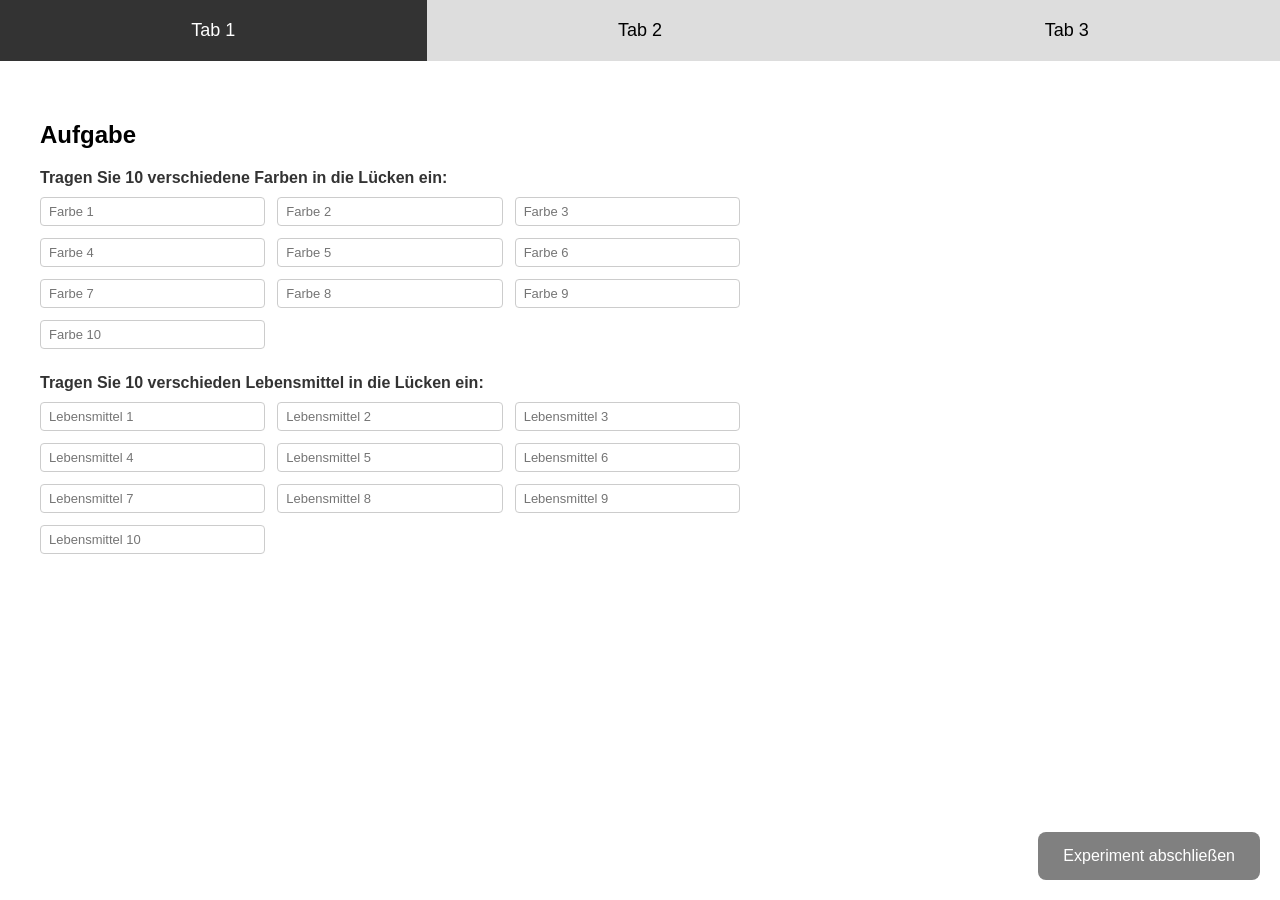
<file: Interfaces_Programm/Interface_digital/Interface/www/index.html>
<!DOCTYPE html>
<html lang="de">
<head>
    <meta charset="UTF-8">
    <title>Aufgaben</title>
    <link rel="stylesheet" type="text/css" href="resources/css/style.css" />
</head>

<body>

<div class="tabs">
    <button class="tab-button active" data-tab="tab1">Tab 1</button>
    <button class="tab-button" data-tab="tab2">Tab 2</button>
    <button class="tab-button" data-tab="tab3">
        Tab 3 <span id="tab3-badge" class="badge hidden">0</span>
    </button>
</div>

<div id="tab1" class="tab-content active">
    <h2>Aufgabe</h2>
    <div id="input-container"></div>
</div>

<div id="tab2" class="tab-content">
    <h2>Aufgabe 2</h2>
    <div id="bubble-container"></div>
</div>

<div id="tab3" class="tab-content">
    <h2>Benachrichtigungen</h2>
    <p id="tab3-placeholder">Warten auf Aufgaben…</p>
    <div id="notification-container"></div>
</div>

<button id="doneButton" disabled>
    Experiment abschließen
</button>


<script type="module" src="resources/js/index.js"></script>

</body>
</html>
</file>
<file: Interfaces_Programm/Interface_digital/Interface/www/resources/css/style.css>
body {
    font-family: Arial, sans-serif;
    margin: 0;
}


/* tabs */

.tabs {
    display: flex;
}

.tab-button {
    flex: 1;
    padding: 20px;
    font-size: 18px;
    cursor: pointer;
    border: none;
    background-color: #ddd;
    transition: 0.3s;
}

.tab-button:hover {
    background-color: #bbb;
}

.tab-button.active {
    background-color: #333;
    color: white;
}



.tab-content {
    display: none;
    padding: 40px;
}

.tab-content.active {
    display: block;
}



/* tab1 input */

#input-container {
    display: flex;
    flex-direction: column;
    align-items: flex-start;
    gap: 25px;
}

.input-group {
    display: flex;
    flex-direction: column;
    gap: 10px;
}

.input-group div {
    display: grid;
    grid-template-columns: repeat(3, 1fr);
    gap: 12px;
    width: 700px;
}

#input-container input {
    padding: 6px 8px;
    font-size: 13px;
    width: 100%;
    border: 1px solid #ccc;
    border-radius: 4px;
    box-sizing: border-box;
}


/* Headings */
h3 {
    margin: 0;
    font-size: 16px;
    font-weight: bold;
    color: #333;
}


/* tab2 bubbles */

#bubble-container {
    position: relative;
    width: 100%;
    height: 60vh;
    overflow: hidden;
    box-sizing: border-box;
    padding: 0;
    margin: 0;
}

.bubble {
    position: absolute;
    width: 80px;
    height: 80px;
    border-radius: 50%;
    background: lightblue;
    display: flex;
    justify-content: center;
    align-items: center;
    cursor: pointer;
    user-select: none;
}



/* tab3 notifications */

.notification {
    border: 1px solid #ccc;
    padding: 15px;
    margin-bottom: 10px;
    border-radius: 8px;
    background: #f5f5f5;
}

.notification button {
    margin-right: 8px;
    padding: 6px 10px;
    cursor: pointer;
}

.notification input {
    margin-top: 8px;
    padding: 6px;
    font-size: 13px;
}

.notification.error {
    background-color: #ffb3b3;
    border: 1px solid red;
}


/* global overlay */

#global-notification {
    position: fixed;
    top: 0;
    left: 0;
    width: 100%;
    height: 100%;
    background: rgba(0,0,0,0.5);
    display: flex;
    justify-content: center;
    align-items: center;
    z-index: 9999;
}

#global-notification .box {
    background: white;
    padding: 20px;
    border-radius: 10px;
    text-align: center;
    max-width: 320px;
}

#global-notification button {
    margin-top: 10px;
    padding: 8px 14px;
    cursor: pointer;
}


/* done button */

#doneButton {
    position: fixed;
    bottom: 20px;
    right: 20px;
    padding: 15px 25px;
    font-size: 16px;
    border: none;
    border-radius: 8px;
    background-color: gray;
    color: white;
    cursor: not-allowed;
    transition: 0.3s;
}

#doneButton.enabled {
    background-color: green;
    cursor: pointer;
}


/* tab3 */

.badge {
    background: red;
    color: white;
    border-radius: 50%;
    padding: 2px 7px;
    font-size: 12px;
    margin-left: 6px;
}

.hidden {
    display: none;
}
</file>
